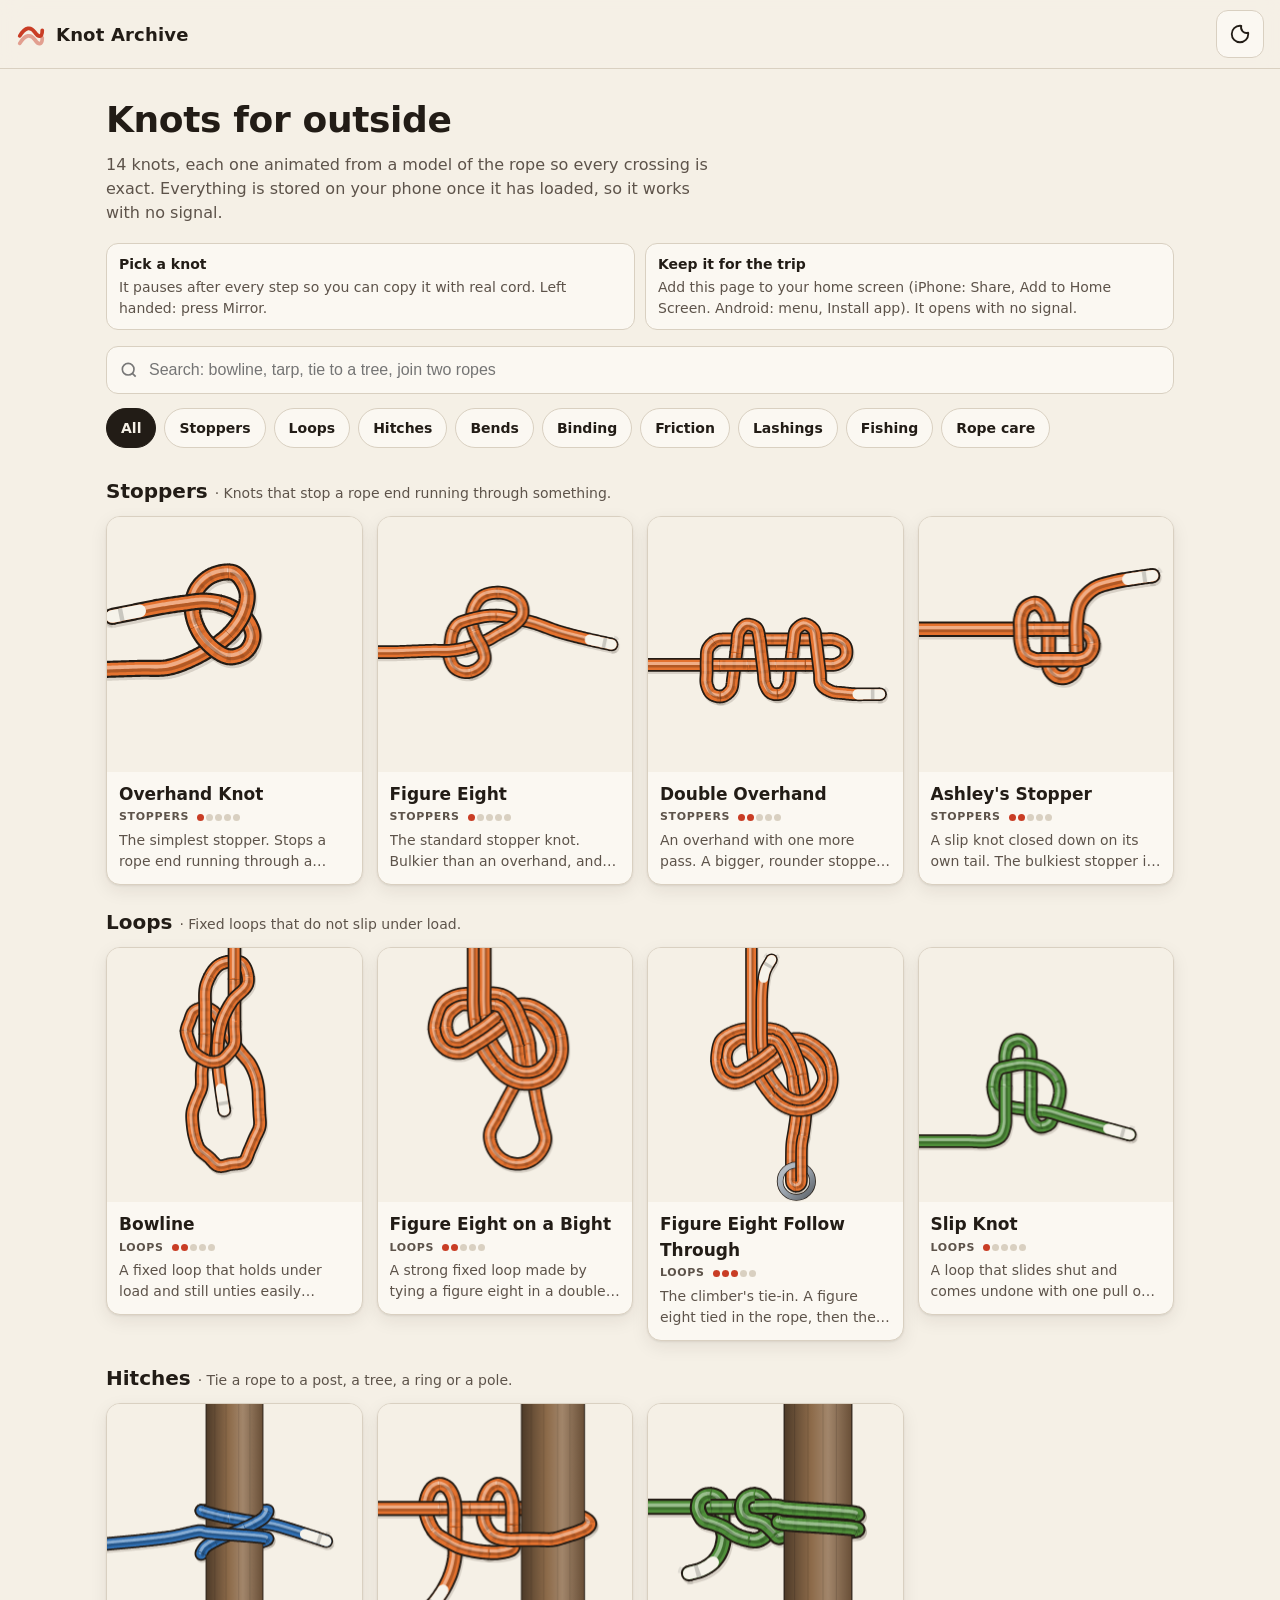
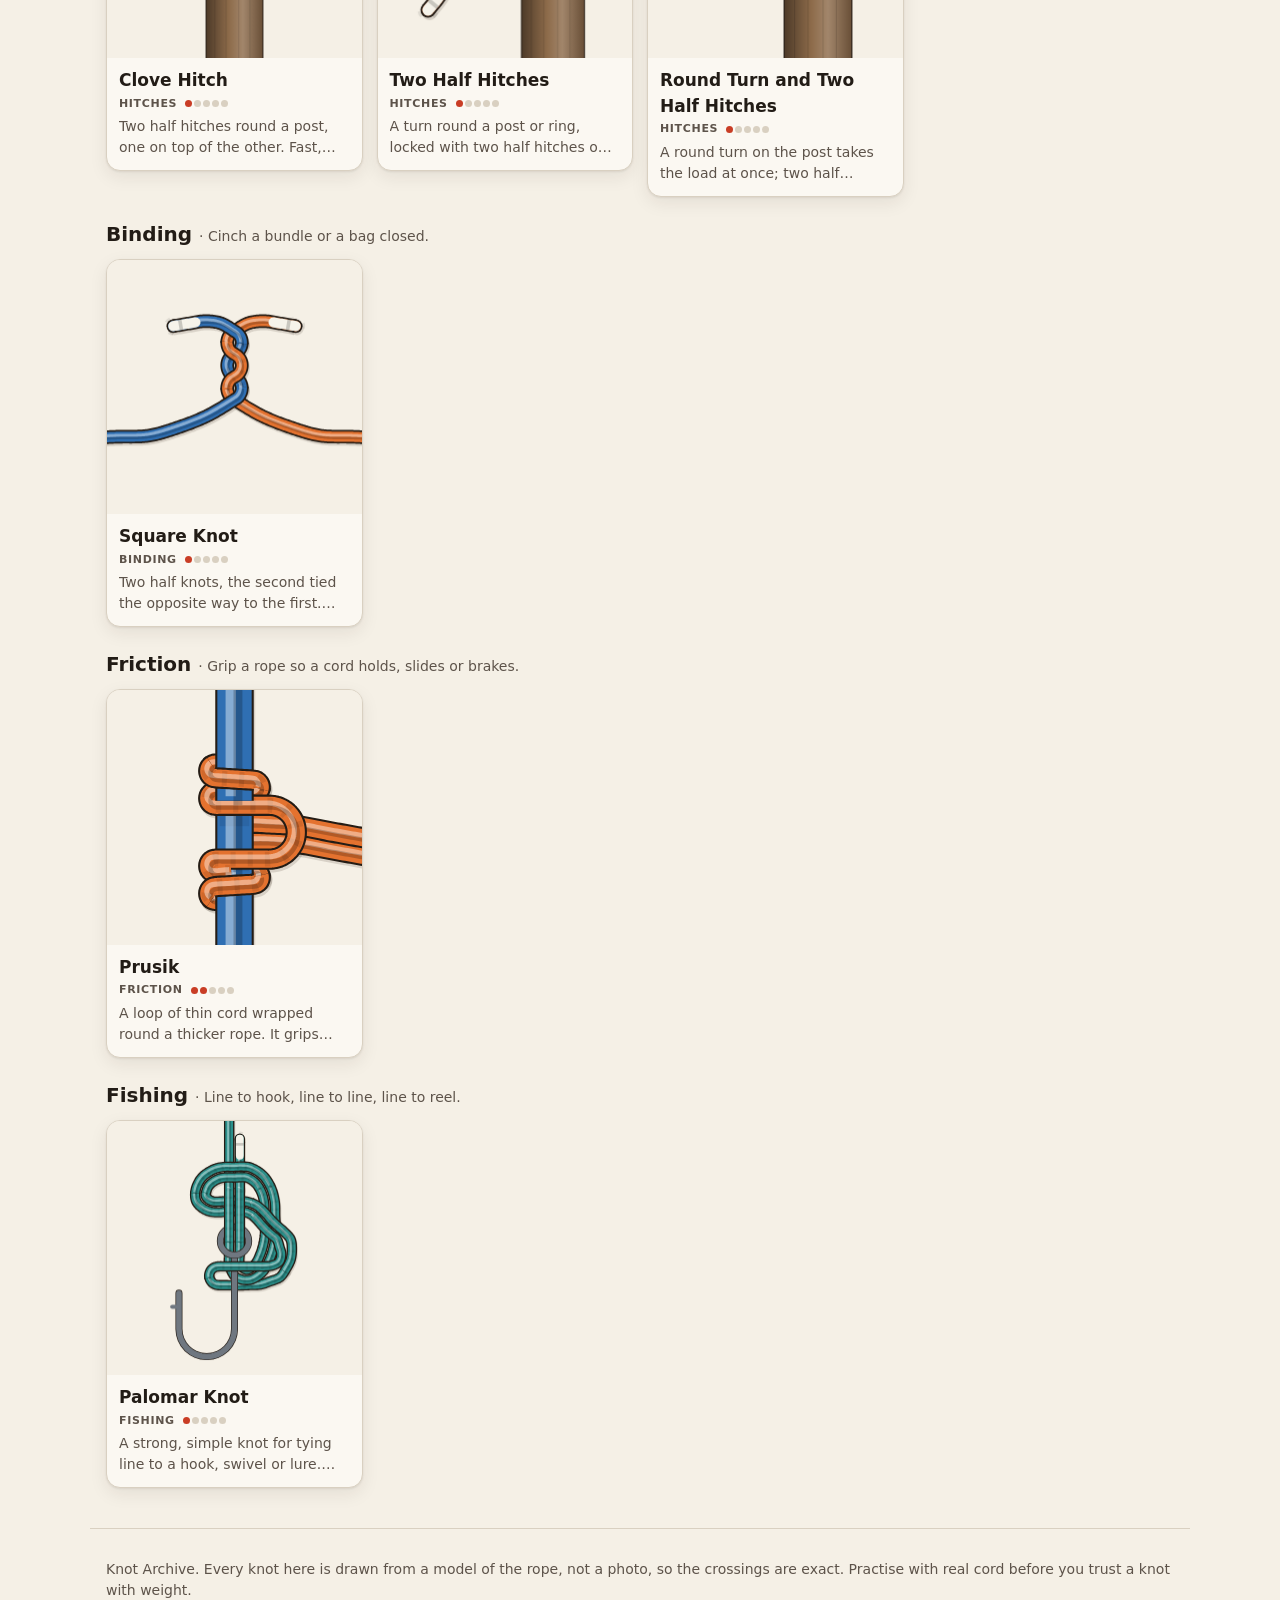
<file: index.html>
<!doctype html>
<html lang="en">
<head>
<meta charset="utf-8">
<meta name="viewport" content="width=device-width, initial-scale=1, viewport-fit=cover">
<title>Knot Archive</title>
<meta name="description" content="Outdoor knots tied step by step with animations. Works offline.">
<meta name="theme-color" content="#f5f0e6" media="(prefers-color-scheme: light)">
<meta name="theme-color" content="#161a1d" media="(prefers-color-scheme: dark)">
<link rel="manifest" href="manifest.webmanifest">
<link rel="icon" href="icons/icon.svg" type="image/svg+xml">
<link rel="apple-touch-icon" href="icons/icon-192.png">
<meta name="apple-mobile-web-app-capable" content="yes">
<meta name="apple-mobile-web-app-status-bar-style" content="default">
<link rel="stylesheet" href="styles.css">
</head>
<body>
<a class="skip" href="#main">Skip to content</a>
<header class="top">
  <a class="brand" href="#/" aria-label="Knot Archive home">
    <svg class="brand-mark" viewBox="0 0 32 32" aria-hidden="true"><path d="M4 18c6-10 12-10 16-4s8 6 8-2" fill="none" stroke="currentColor" stroke-width="4" stroke-linecap="round"/><path d="M4 26c6-10 12-10 16-4s8 6 8-2" fill="none" stroke="currentColor" stroke-width="4" stroke-linecap="round" opacity=".45"/></svg>
    <span>Knot Archive</span>
  </a>
  <div class="top-actions">
    <span id="offline-badge" class="badge" hidden title="All knots are stored on this device">offline ready</span>
    <button id="theme-toggle" class="icon-btn" aria-label="Toggle dark mode" title="Dark / light">
      <svg viewBox="0 0 24 24" aria-hidden="true"><path d="M12 3a9 9 0 1 0 9 9c0-.5 0-1-.1-1.4A6 6 0 0 1 13.4 3.1 9 9 0 0 0 12 3z" fill="none" stroke="currentColor" stroke-width="2" stroke-linejoin="round"/></svg>
    </button>
  </div>
</header>
<main id="main" class="main" tabindex="-1"></main>
<footer class="foot">
  <p>Knot Archive. Every knot here is drawn from a model of the rope, not a photo, so the crossings are exact. Practise with real cord before you trust a knot with weight.</p>
</footer>
<script type="module" src="src/app.js"></script>
</body>
</html>
</file>
<file: styles.css>
:root {
  --bg: #f5f0e6;
  --bg-2: #ece5d7;
  --card: #fbf8f2;
  --ink: #221c16;
  --ink-2: #5d534a;
  --line: #d9d0c1;
  --accent: #c93d25;
  --accent-ink: #fff;
  --focus: #2f6fb3;
  --shadow: 0 1px 2px rgba(40, 25, 10, .08), 0 6px 18px rgba(40, 25, 10, .08);
  --radius: 14px;
  --tap: 48px;
  color-scheme: light;
}
:root[data-theme="dark"] {
  --bg: #161a1d;
  --bg-2: #1e2428;
  --card: #1f262b;
  --ink: #eef0ea;
  --ink-2: #aab2ad;
  --line: #313a40;
  --accent: #ff7a59;
  --accent-ink: #1a1a1a;
  --focus: #7fb3ff;
  --shadow: 0 1px 2px rgba(0, 0, 0, .3), 0 6px 18px rgba(0, 0, 0, .3);
  color-scheme: dark;
}
@media (prefers-color-scheme: dark) {
  :root:not([data-theme="light"]) {
    --bg: #161a1d; --bg-2: #1e2428; --card: #1f262b; --ink: #eef0ea; --ink-2: #aab2ad; --line: #313a40;
    --accent: #ff7a59; --accent-ink: #1a1a1a; --focus: #7fb3ff;
    --shadow: 0 1px 2px rgba(0, 0, 0, .3), 0 6px 18px rgba(0, 0, 0, .3);
    color-scheme: dark;
  }
}
* { box-sizing: border-box; }
html { -webkit-text-size-adjust: 100%; }
body {
  margin: 0;
  background: var(--bg);
  color: var(--ink);
  font: 16px/1.5 system-ui, -apple-system, "Segoe UI", Roboto, Helvetica, Arial, sans-serif;
  padding-bottom: env(safe-area-inset-bottom);
}
a { color: inherit; }
button { font: inherit; color: inherit; }
.skip { position: absolute; left: -999px; top: 8px; background: var(--accent); color: var(--accent-ink); padding: 8px 12px; border-radius: 8px; z-index: 20; }
.skip:focus { left: 8px; }
:focus-visible { outline: 3px solid var(--focus); outline-offset: 2px; }

.top {
  display: flex; align-items: center; justify-content: space-between; gap: 12px;
  padding: 10px 16px; padding-top: calc(10px + env(safe-area-inset-top));
  position: sticky; top: 0; z-index: 10;
  background: color-mix(in srgb, var(--bg) 88%, transparent);
  backdrop-filter: blur(10px); -webkit-backdrop-filter: blur(10px);
  border-bottom: 1px solid var(--line);
}
.brand { display: flex; align-items: center; gap: 10px; text-decoration: none; font-weight: 700; font-size: 18px; letter-spacing: .01em; min-height: var(--tap); }
.brand-mark { width: 30px; height: 30px; color: var(--accent); }
.top-actions { display: flex; align-items: center; gap: 8px; }
.badge { font-size: 12px; font-weight: 600; color: var(--ink-2); border: 1px solid var(--line); border-radius: 999px; padding: 3px 9px; }
.icon-btn {
  width: var(--tap); height: var(--tap); border-radius: 12px; border: 1px solid var(--line); background: var(--card);
  display: inline-flex; align-items: center; justify-content: center; cursor: pointer;
}
.icon-btn svg { width: 22px; height: 22px; }
.icon-btn:active { transform: translateY(1px); }

.main { max-width: 1100px; margin: 0 auto; padding: 16px; }
.foot { max-width: 1100px; margin: 24px auto 0; padding: 16px; color: var(--ink-2); font-size: 14px; border-top: 1px solid var(--line); }

/* home */
.hero { margin: 8px 0 18px; }
.hero h1 { font-size: clamp(26px, 5vw, 36px); margin: 0 0 6px; letter-spacing: -.01em; }
.hero p { margin: 0; color: var(--ink-2); max-width: 60ch; }
.tools { display: flex; flex-direction: column; gap: 12px; margin-bottom: 16px; }
.search {
  width: 100%; min-height: var(--tap); padding: 10px 14px 10px 42px; border-radius: 12px; border: 1px solid var(--line);
  background: var(--card) url("data:image/svg+xml,%3Csvg xmlns='http://www.w3.org/2000/svg' viewBox='0 0 24 24' fill='none' stroke='%23777' stroke-width='2'%3E%3Ccircle cx='11' cy='11' r='7'/%3E%3Cpath d='m20 20-4-4'/%3E%3C/svg%3E") 12px center / 20px no-repeat;
  color: var(--ink); font-size: 16px;
}
.chips { display: flex; gap: 8px; overflow-x: auto; padding: 2px 0 6px; scrollbar-width: none; -webkit-overflow-scrolling: touch; }
.chips::-webkit-scrollbar { display: none; }
.chip {
  flex: 0 0 auto; min-height: 40px; padding: 6px 14px; border-radius: 999px; border: 1px solid var(--line); background: var(--card);
  cursor: pointer; font-weight: 600; font-size: 14px; white-space: nowrap;
}
.chip[aria-pressed="true"] { background: var(--ink); color: var(--bg); border-color: var(--ink); }
.count { color: var(--ink-2); font-size: 14px; margin: 0 0 10px; }
.grid { display: grid; grid-template-columns: repeat(auto-fill, minmax(230px, 1fr)); gap: 14px; list-style: none; padding: 0; margin: 0; }
.card {
  display: block; text-decoration: none; background: var(--card); border: 1px solid var(--line); border-radius: var(--radius);
  overflow: hidden; box-shadow: var(--shadow); transition: transform .12s ease;
}
.card:hover { transform: translateY(-2px); }
.card canvas { display: block; width: 100%; aspect-ratio: 1; background: var(--bg-2); }
.card-body { padding: 10px 12px 12px; }
.card h3 { margin: 0 0 2px; font-size: 17px; }
.card .meta { display: flex; align-items: center; gap: 8px; font-size: 13px; color: var(--ink-2); margin-bottom: 4px; }
.card p { margin: 0; font-size: 14px; color: var(--ink-2); display: -webkit-box; -webkit-line-clamp: 2; -webkit-box-orient: vertical; overflow: hidden; }
.cat-tag { font-weight: 600; text-transform: uppercase; letter-spacing: .06em; font-size: 11px; }
.diff { display: inline-flex; gap: 2px; }
.diff i { width: 7px; height: 7px; border-radius: 50%; background: var(--line); }
.diff i.on { background: var(--accent); }
.section-title { font-size: 20px; margin: 22px 0 10px; }
.empty { padding: 40px 0; text-align: center; color: var(--ink-2); }

/* detail */
.back { display: inline-flex; align-items: center; gap: 6px; min-height: 40px; text-decoration: none; color: var(--ink-2); font-weight: 600; }
.detail-head h1 { margin: 6px 0 2px; font-size: clamp(26px, 5vw, 34px); letter-spacing: -.01em; }
.detail-head .meta { display: flex; flex-wrap: wrap; gap: 8px 14px; color: var(--ink-2); font-size: 14px; align-items: center; }
.detail-head .aka { color: var(--ink-2); margin: 0 0 8px; font-style: italic; }
.summary { font-size: 17px; margin: 8px 0 16px; max-width: 70ch; }
.player { display: grid; grid-template-columns: 1fr; gap: 12px; }
@media (min-width: 860px) { .player { grid-template-columns: minmax(0, 560px) 1fr; align-items: start; } }
.stage { position: relative; border-radius: var(--radius); overflow: hidden; border: 1px solid var(--line); box-shadow: var(--shadow); background: var(--bg-2); }
.stage canvas { display: block; width: 100%; aspect-ratio: 1; touch-action: manipulation; cursor: pointer; }
.stage .tap-hint { position: absolute; right: 10px; bottom: 10px; height: 40px; padding: 0 14px 0 8px; border-radius: 999px; background: rgba(0,0,0,.62); color: #fff; font-weight: 600; font-size: 14px; display: flex; align-items: center; gap: 4px; pointer-events: none; opacity: 0; transition: opacity .2s; }
.stage .tap-hint svg { width: 22px; height: 22px; }
.stage.paused .tap-hint { opacity: 1; }
.stage .step-pill { position: absolute; left: 10px; top: 10px; background: rgba(0,0,0,.6); color: #fff; font-size: 13px; font-weight: 600; padding: 4px 10px; border-radius: 999px; pointer-events: none; }
.caption { background: var(--card); border: 1px solid var(--line); border-radius: var(--radius); padding: 14px 16px; min-height: 96px; }
.caption h2 { margin: 0 0 4px; font-size: 20px; }
.caption p { margin: 0; font-size: 17px; line-height: 1.5; }
.scrub { display: flex; align-items: center; gap: 10px; margin-top: 10px; }
.scrub input[type=range] { flex: 1; min-height: var(--tap); accent-color: var(--accent); }
.scrub .time { font-variant-numeric: tabular-nums; font-size: 13px; color: var(--ink-2); min-width: 72px; text-align: right; }
.steps-bar { display: flex; gap: 4px; margin-top: 6px; }
.steps-bar button { flex: 1; height: 10px; border-radius: 6px; border: none; background: var(--line); padding: 0; cursor: pointer; min-width: 0; }
.steps-bar button.done { background: color-mix(in srgb, var(--accent) 45%, var(--line)); }
.steps-bar button.now { background: var(--accent); }
.controls { display: grid; grid-template-columns: repeat(4, 1fr); gap: 8px; margin-top: 10px; }
.ctl {
  min-height: 56px; border-radius: 12px; border: 1px solid var(--line); background: var(--card); cursor: pointer;
  display: flex; flex-direction: column; align-items: center; justify-content: center; gap: 2px; font-size: 12px; font-weight: 600; color: var(--ink-2);
}
.ctl svg { width: 24px; height: 24px; color: var(--ink); }
.ctl.primary { background: var(--accent); color: var(--accent-ink); border-color: var(--accent); }
.ctl.primary svg { color: var(--accent-ink); }
.ctl[aria-pressed="true"] { background: var(--ink); color: var(--bg); border-color: var(--ink); }
.ctl[aria-pressed="true"] svg { color: var(--bg); }
.options { display: flex; flex-wrap: wrap; gap: 8px; margin-top: 10px; align-items: center; }
.options .ctl { flex: 1 1 auto; min-height: 44px; flex-direction: row; gap: 6px; padding: 0 12px; }
.speed { display: inline-flex; border: 1px solid var(--line); border-radius: 12px; overflow: hidden; }
.speed button { min-height: 44px; min-width: 52px; border: none; background: var(--card); cursor: pointer; font-weight: 600; font-size: 13px; }
.speed button[aria-pressed="true"] { background: var(--ink); color: var(--bg); }
.step-list { list-style: none; padding: 0; margin: 14px 0 0; display: grid; gap: 6px; }
.step-list button {
  width: 100%; text-align: left; display: grid; grid-template-columns: 34px 1fr; gap: 10px; align-items: start;
  padding: 10px 12px; border-radius: 12px; border: 1px solid var(--line); background: var(--card); cursor: pointer;
}
.step-list button .n { width: 28px; height: 28px; border-radius: 50%; background: var(--line); display: flex; align-items: center; justify-content: center; font-weight: 700; font-size: 13px; }
.step-list button.now { border-color: var(--accent); box-shadow: inset 0 0 0 1px var(--accent); }
.step-list button.now .n { background: var(--accent); color: var(--accent-ink); }
.step-list b { display: block; font-size: 15px; }
.step-list span { display: block; font-size: 14px; color: var(--ink-2); }
.info { display: grid; grid-template-columns: 1fr; gap: 14px; margin-top: 22px; }
@media (min-width: 720px) { .info { grid-template-columns: 1fr 1fr; } }
.info section { background: var(--card); border: 1px solid var(--line); border-radius: var(--radius); padding: 14px 16px; }
.info h2 { margin: 0 0 8px; font-size: 16px; text-transform: uppercase; letter-spacing: .06em; color: var(--ink-2); }
.info ul { margin: 0; padding-left: 20px; }
.info li { margin: 4px 0; }
.info p { margin: 0; }
.info .warn { border-color: color-mix(in srgb, var(--accent) 50%, var(--line)); }
.info .warn h2 { color: var(--accent); }
.related { display: flex; flex-wrap: wrap; gap: 8px; }
.related a { text-decoration: none; border: 1px solid var(--line); border-radius: 999px; padding: 8px 14px; min-height: 40px; display: inline-flex; align-items: center; background: var(--card); font-weight: 600; font-size: 14px; }
kbd { font: 12px ui-monospace, monospace; border: 1px solid var(--line); border-bottom-width: 2px; border-radius: 5px; padding: 1px 5px; }
.hint { color: var(--ink-2); font-size: 13px; margin: 8px 0 0; }
@media (prefers-reduced-motion: reduce) { .card { transition: none; } }

.toast { position: fixed; left: 50%; bottom: calc(16px + env(safe-area-inset-bottom)); transform: translateX(-50%); background: var(--ink); color: var(--bg); padding: 10px 14px; border-radius: 12px; display: flex; gap: 12px; align-items: center; box-shadow: var(--shadow); z-index: 30; font-size: 14px; max-width: calc(100vw - 32px); }
.toast button { background: var(--accent); color: var(--accent-ink); border: none; border-radius: 8px; padding: 8px 12px; font-weight: 700; cursor: pointer; min-height: 40px; }
.how { display: grid; grid-template-columns: repeat(auto-fit, minmax(260px, 1fr)); gap: 10px; margin: 12px 0 16px; }
.how div { background: var(--card); border: 1px solid var(--line); border-radius: 12px; padding: 10px 12px; font-size: 14px; color: var(--ink-2); }
.how b { color: var(--ink); display: block; margin-bottom: 2px; }
</file>
